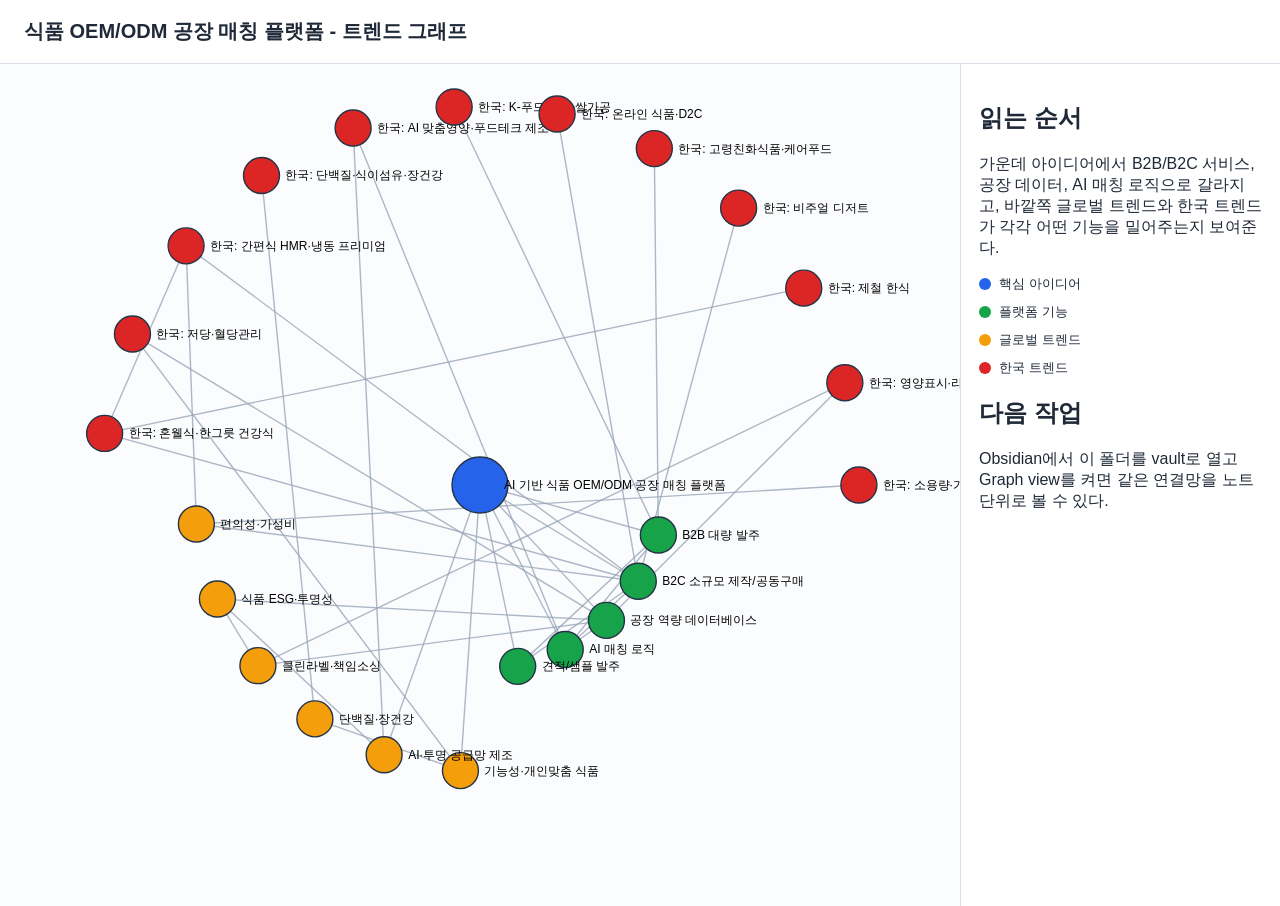
<file: Obsidian_Food_OEM_ODM/graph_view.html>
<!doctype html>
<html lang="ko">
<head>
  <meta charset="utf-8">
  <meta name="viewport" content="width=device-width, initial-scale=1">
  <title>식품 OEM/ODM 아이디어 그래프</title>
  <style>
    body {
      margin: 0;
      font-family: Arial, "Malgun Gothic", sans-serif;
      background: #f7f8fb;
      color: #1f2937;
    }
    header {
      padding: 18px 24px;
      background: #ffffff;
      border-bottom: 1px solid #d9dee8;
    }
    h1 {
      margin: 0;
      font-size: 20px;
    }
    .wrap {
      display: grid;
      grid-template-columns: 1fr 320px;
      gap: 0;
      height: calc(100vh - 58px);
    }
    svg {
      width: 100%;
      height: 100%;
      background: #fbfcfe;
    }
    aside {
      padding: 18px;
      background: #ffffff;
      border-left: 1px solid #d9dee8;
      overflow: auto;
    }
    .node circle {
      stroke: #243447;
      stroke-width: 1.4px;
    }
    .node text {
      font-size: 12px;
      pointer-events: none;
    }
    .link {
      stroke: #9aa7b8;
      stroke-opacity: 0.8;
      stroke-width: 1.4px;
    }
    .legend {
      display: flex;
      align-items: center;
      gap: 8px;
      margin: 10px 0;
      font-size: 13px;
    }
    .swatch {
      width: 12px;
      height: 12px;
      border-radius: 50%;
      display: inline-block;
    }
    @media (max-width: 900px) {
      .wrap {
        grid-template-columns: 1fr;
      }
      aside {
        border-left: 0;
        border-top: 1px solid #d9dee8;
        height: 260px;
      }
    }
  </style>
</head>
<body>
  <header>
    <h1>식품 OEM/ODM 공장 매칭 플랫폼 - 트렌드 그래프</h1>
  </header>
  <div class="wrap">
    <svg id="graph" role="img" aria-label="아이디어와 트렌드 연결 그래프"></svg>
    <aside>
      <h2>읽는 순서</h2>
      <p>가운데 아이디어에서 B2B/B2C 서비스, 공장 데이터, AI 매칭 로직으로 갈라지고, 바깥쪽 글로벌 트렌드와 한국 트렌드가 각각 어떤 기능을 밀어주는지 보여준다.</p>
      <div class="legend"><span class="swatch" style="background:#2563eb"></span>핵심 아이디어</div>
      <div class="legend"><span class="swatch" style="background:#16a34a"></span>플랫폼 기능</div>
      <div class="legend"><span class="swatch" style="background:#f59e0b"></span>글로벌 트렌드</div>
      <div class="legend"><span class="swatch" style="background:#dc2626"></span>한국 트렌드</div>
      <h2>다음 작업</h2>
      <p>Obsidian에서 이 폴더를 vault로 열고 Graph view를 켜면 같은 연결망을 노트 단위로 볼 수 있다.</p>
    </aside>
  </div>
  <script>
    const nodes = [
      { id: "AI 기반 식품 OEM/ODM 공장 매칭 플랫폼", group: "idea" },
      { id: "B2B 대량 발주", group: "platform" },
      { id: "B2C 소규모 제작/공동구매", group: "platform" },
      { id: "공장 역량 데이터베이스", group: "platform" },
      { id: "AI 매칭 로직", group: "platform" },
      { id: "견적/샘플 발주", group: "platform" },
      { id: "기능성·개인맞춤 식품", group: "trend" },
      { id: "AI·투명 공급망 제조", group: "trend" },
      { id: "단백질·장건강", group: "trend" },
      { id: "클린라벨·책임소싱", group: "trend" },
      { id: "식품 ESG·투명성", group: "trend" },
      { id: "편의성·가성비", group: "trend" },
      { id: "한국: 혼웰식·한그릇 건강식", group: "korea" },
      { id: "한국: 저당·혈당관리", group: "korea" },
      { id: "한국: 간편식 HMR·냉동 프리미엄", group: "korea" },
      { id: "한국: 단백질·식이섬유·장건강", group: "korea" },
      { id: "한국: AI 맞춤영양·푸드테크 제조", group: "korea" },
      { id: "한국: K-푸드 수출·쌀가공", group: "korea" },
      { id: "한국: 온라인 식품·D2C", group: "korea" },
      { id: "한국: 고령친화식품·케어푸드", group: "korea" },
      { id: "한국: 비주얼 디저트", group: "korea" },
      { id: "한국: 제철 한식", group: "korea" },
      { id: "한국: 영양표시·라벨 투명성", group: "korea" },
      { id: "한국: 소용량·가성비·PB", group: "korea" }
    ];
    const links = [
      ["AI 기반 식품 OEM/ODM 공장 매칭 플랫폼", "B2B 대량 발주"],
      ["AI 기반 식품 OEM/ODM 공장 매칭 플랫폼", "B2C 소규모 제작/공동구매"],
      ["AI 기반 식품 OEM/ODM 공장 매칭 플랫폼", "공장 역량 데이터베이스"],
      ["AI 기반 식품 OEM/ODM 공장 매칭 플랫폼", "AI 매칭 로직"],
      ["AI 기반 식품 OEM/ODM 공장 매칭 플랫폼", "견적/샘플 발주"],
      ["기능성·개인맞춤 식품", "AI 기반 식품 OEM/ODM 공장 매칭 플랫폼"],
      ["AI·투명 공급망 제조", "AI 기반 식품 OEM/ODM 공장 매칭 플랫폼"],
      ["단백질·장건강", "기능성·개인맞춤 식품"],
      ["클린라벨·책임소싱", "공장 역량 데이터베이스"],
      ["식품 ESG·투명성", "공장 역량 데이터베이스"],
      ["식품 ESG·투명성", "AI·투명 공급망 제조"],
      ["식품 ESG·투명성", "클린라벨·책임소싱"],
      ["편의성·가성비", "B2C 소규모 제작/공동구매"],
      ["한국: 혼웰식·한그릇 건강식", "B2C 소규모 제작/공동구매"],
      ["한국: 혼웰식·한그릇 건강식", "한국: 간편식 HMR·냉동 프리미엄"],
      ["한국: 저당·혈당관리", "기능성·개인맞춤 식품"],
      ["한국: 저당·혈당관리", "공장 역량 데이터베이스"],
      ["한국: 간편식 HMR·냉동 프리미엄", "편의성·가성비"],
      ["한국: 간편식 HMR·냉동 프리미엄", "B2C 소규모 제작/공동구매"],
      ["한국: 단백질·식이섬유·장건강", "단백질·장건강"],
      ["한국: AI 맞춤영양·푸드테크 제조", "AI·투명 공급망 제조"],
      ["한국: AI 맞춤영양·푸드테크 제조", "AI 매칭 로직"],
      ["한국: K-푸드 수출·쌀가공", "B2B 대량 발주"],
      ["한국: 온라인 식품·D2C", "B2C 소규모 제작/공동구매"],
      ["한국: 고령친화식품·케어푸드", "B2B 대량 발주"],
      ["한국: 비주얼 디저트", "B2C 소규모 제작/공동구매"],
      ["한국: 제철 한식", "한국: 혼웰식·한그릇 건강식"],
      ["한국: 영양표시·라벨 투명성", "클린라벨·책임소싱"],
      ["한국: 영양표시·라벨 투명성", "공장 역량 데이터베이스"],
      ["한국: 소용량·가성비·PB", "편의성·가성비"],
      ["공장 역량 데이터베이스", "AI 매칭 로직"],
      ["AI 매칭 로직", "B2B 대량 발주"],
      ["AI 매칭 로직", "B2C 소규모 제작/공동구매"],
      ["견적/샘플 발주", "B2B 대량 발주"],
      ["견적/샘플 발주", "B2C 소규모 제작/공동구매"]
    ].map(([source, target]) => ({ source, target }));
    const colors = { idea: "#2563eb", platform: "#16a34a", trend: "#f59e0b", korea: "#dc2626" };
    const svg = document.getElementById("graph");
    const width = svg.clientWidth;
    const height = svg.clientHeight;
    const center = { x: width / 2, y: height / 2 };
    const placed = new Map();
    nodes.forEach((node, i) => {
      if (node.group === "idea") {
        node.x = center.x;
        node.y = center.y;
      } else {
        const angle = (Math.PI * 2 * i) / (nodes.length - 1);
        const radius = node.group === "platform" ? Math.min(width, height) * 0.22 : node.group === "trend" ? Math.min(width, height) * 0.34 : Math.min(width, height) * 0.45;
        node.x = center.x + Math.cos(angle) * radius;
        node.y = center.y + Math.sin(angle) * radius;
      }
      placed.set(node.id, node);
    });
    const ns = "http://www.w3.org/2000/svg";
    links.forEach(link => {
      const s = placed.get(link.source);
      const t = placed.get(link.target);
      const line = document.createElementNS(ns, "line");
      line.setAttribute("class", "link");
      line.setAttribute("x1", s.x);
      line.setAttribute("y1", s.y);
      line.setAttribute("x2", t.x);
      line.setAttribute("y2", t.y);
      svg.appendChild(line);
    });
    nodes.forEach(node => {
      const g = document.createElementNS(ns, "g");
      g.setAttribute("class", "node");
      const circle = document.createElementNS(ns, "circle");
      circle.setAttribute("cx", node.x);
      circle.setAttribute("cy", node.y);
      circle.setAttribute("r", node.group === "idea" ? 28 : 18);
      circle.setAttribute("fill", colors[node.group]);
      const text = document.createElementNS(ns, "text");
      text.setAttribute("x", node.x + 24);
      text.setAttribute("y", node.y + 4);
      text.textContent = node.id;
      g.appendChild(circle);
      g.appendChild(text);
      svg.appendChild(g);
    });
  </script>
</body>
</html>
</file>
